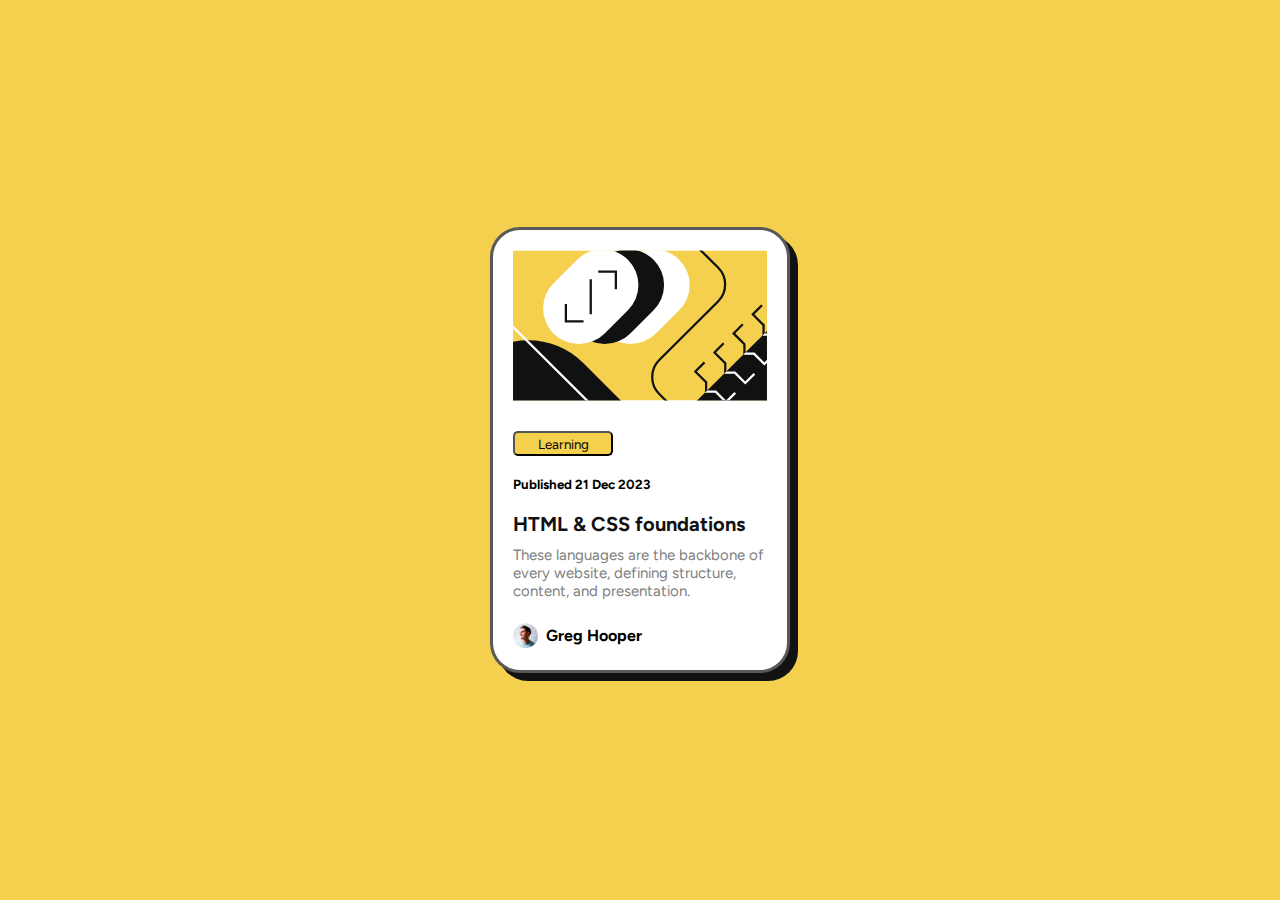
<file: index.html>
<!DOCTYPE html>
<html lang="en">
<head>
  <meta charset="UTF-8">
  <meta name="viewport" content="width=device-width, initial-scale=1.0"> <!-- displays site properly based on user's device -->

  <link rel="icon" type="image/png" sizes="32x32" href="./assets/images/favicon-32x32.png">
  <link rel="stylesheet" href="styles.css" />

  <title>Frontend Mentor | Blog preview card by Nwe</title>  
</head>
<body>
  <div class="container">
    <img src="assets/images/illustration-article.svg" alt="">
  <button>Learning</button>

  <h5>Published 21 Dec 2023</h5>

  <h2>HTML & CSS foundations</h2>

  <p>These languages are the backbone of every website, defining structure, content, and presentation.</p>

    <div class="icon">
      <img src="assets/images/image-avatar.webp" alt="" />
      <span class="name"><b>Greg Hooper</b></span>
    </div>
  <!-- Greg Hooper -->
</div>
 
  </div>
</body>
</html>
</file>
<file: styles.css>
@font-face {
  font-family: Figtree;
  src: url(./assets/fonts/Figtree-VariableFont_wght.ttf);
}
* {
  padding: 0;
  margin: 0;
  box-sizing: border-box;
  font-family: Figtree;
}

body {
  padding: 30px;
  background-color: hsl(47, 88%, 63%);
  display: flex;
  justify-content: center;
  align-items: center;
  height: 100vh;
}

.container {
  padding: 20px;
  background-color: hsl(0, 0%, 100%);
  width: 300px;
  border-radius: 30px;
  display: flex;
  justify-content: center;
  flex-direction: column;
  box-shadow: 8px 8px 0px 0px hsl(0, 0%, 7%);
  border: solid hsla(0, 0%, 7%, 0.7);
}

.container img {
  -o-object-fit: cover;
     object-fit: cover;
}

.container button {
  margin-top: 30px;
  background-color: hsl(47, 88%, 63%);
  width: 100px;
  height: 25px;
  border-radius: 5px;
}

.container h5 {
  padding: 20px 0px;
}

.container h2 {
  color: hsl(0, 0%, 7%);
  font-size: 20px;
}

.container p {
  padding-top: 10px;
  color: hsl(0, 0%, 50%);
  font-size: 15px;
}

.container .icon img {
  margin-right: 8px;
  width: 25px;
}

.container .icon {
  margin-top: 20px;
  display: flex;
  align-items: center;
  height: 30px;
}/*# sourceMappingURL=styles.css.map */
</file>
